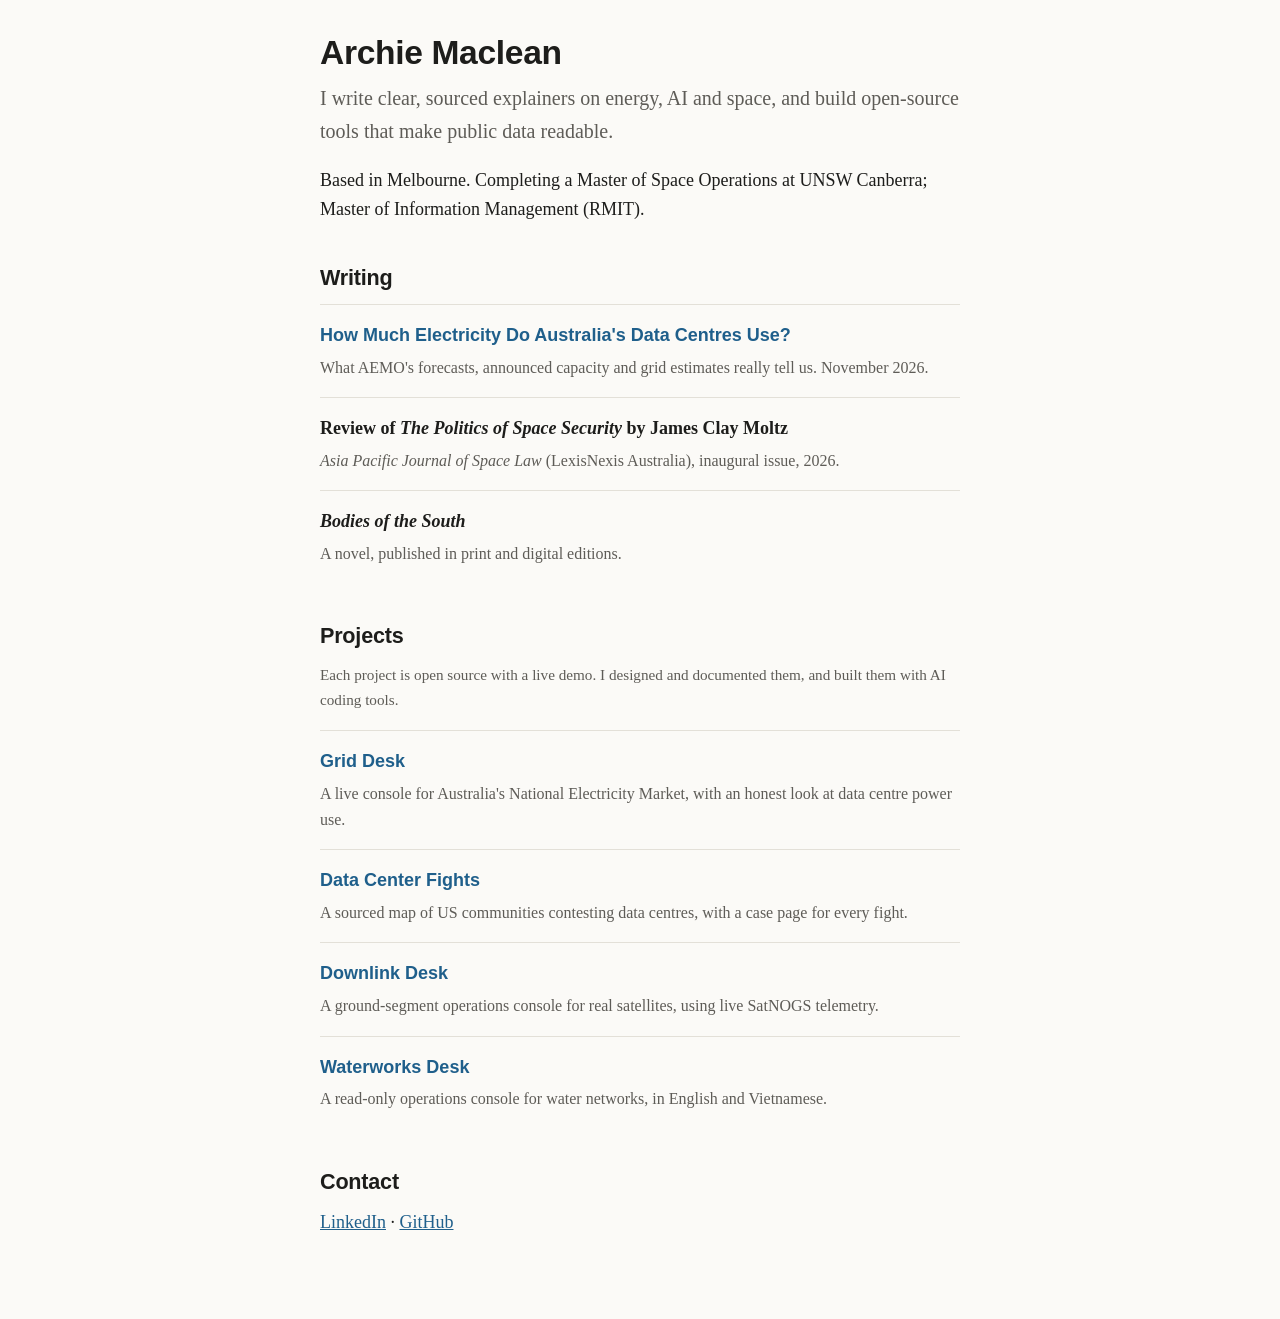
<file: index.html>
<!doctype html>
<html lang="en-AU">
<head>
<meta charset="utf-8">
<meta name="viewport" content="width=device-width, initial-scale=1">
<title>Archie Maclean: Writing and Projects</title>
<meta name="description" content="Archie Maclean writes clear, sourced explainers on energy, AI and space, and builds open-source tools on public data.">
<link rel="canonical" href="https://archer7778.github.io/">
<meta property="og:type" content="website">
<meta property="og:title" content="Archie Maclean: Writing and Projects">
<meta property="og:description" content="Clear, sourced explainers on energy, AI and space, and open-source tools built on public data.">
<meta property="og:url" content="https://archer7778.github.io/">
<link rel="stylesheet" href="assets/style.css">
<script type="application/ld+json">
{
  "@context": "https://schema.org",
  "@type": "Person",
  "name": "Archie Maclean",
  "url": "https://archer7778.github.io/",
  "jobTitle": "Writer",
  "sameAs": ["https://www.linkedin.com/in/archiemaclean-590454a8", "https://github.com/archer7778"]
}
</script>
</head>
<body>
<div class="wrap">
<header>
<h1>Archie Maclean</h1>
<p class="lede">I write clear, sourced explainers on energy, AI and space, and build open-source tools that make public data readable.</p>
<p>Based in Melbourne. Completing a Master of Space Operations at UNSW Canberra; Master of Information Management (RMIT).</p>
</header>

<h2>Writing</h2>
<ul class="card-list">
<li>
<a href="australia-data-centre-electricity/">How Much Electricity Do Australia's Data Centres Use?</a>
<p>What AEMO's forecasts, announced capacity and grid estimates really tell us. November 2026.</p>
</li>
<li>
<span><strong>Review of <em>The Politics of Space Security</em> by James Clay Moltz</strong></span>
<p><em>Asia Pacific Journal of Space Law</em> (LexisNexis Australia), inaugural issue, 2026.</p>
</li>
<li>
<span><strong><em>Bodies of the South</em></strong></span>
<p>A novel, published in print and digital editions.</p>
</li>
</ul>

<h2>Projects</h2>
<p class="note">Each project is open source with a live demo. I designed and documented them, and built them with AI coding tools.</p>
<ul class="card-list">
<li>
<a href="https://archer7778.github.io/grid-desk/">Grid Desk</a>
<p>A live console for Australia's National Electricity Market, with an honest look at data centre power use.</p>
</li>
<li>
<a href="https://archer7778.github.io/data-center-fights/">Data Center Fights</a>
<p>A sourced map of US communities contesting data centres, with a case page for every fight.</p>
</li>
<li>
<a href="https://archer7778.github.io/downlink-desk/">Downlink Desk</a>
<p>A ground-segment operations console for real satellites, using live SatNOGS telemetry.</p>
</li>
<li>
<a href="https://archer7778.github.io/waterworks-desk/">Waterworks Desk</a>
<p>A read-only operations console for water networks, in English and Vietnamese.</p>
</li>
</ul>

<h2>Contact</h2>
<p><a href="https://www.linkedin.com/in/archiemaclean-590454a8">LinkedIn</a> · <a href="https://github.com/archer7778">GitHub</a></p>
</div>
</body>
</html>
</file>
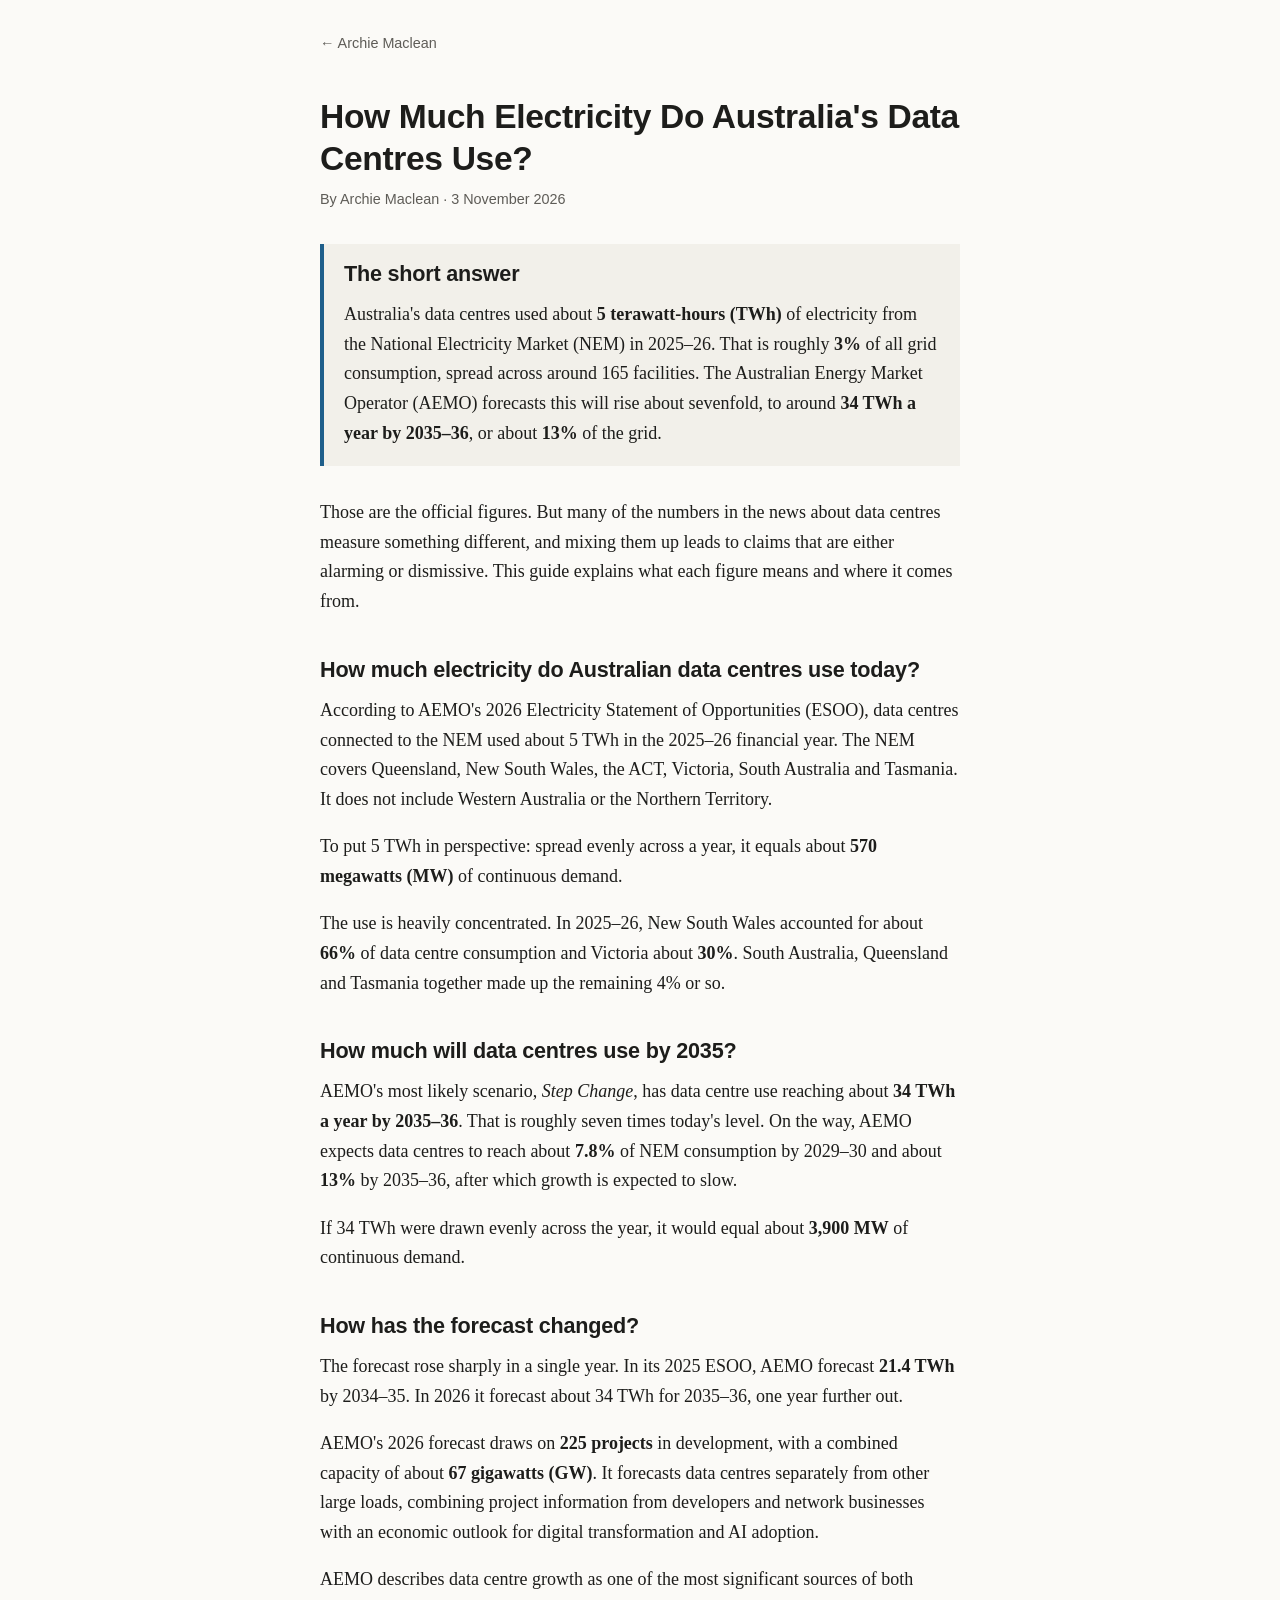
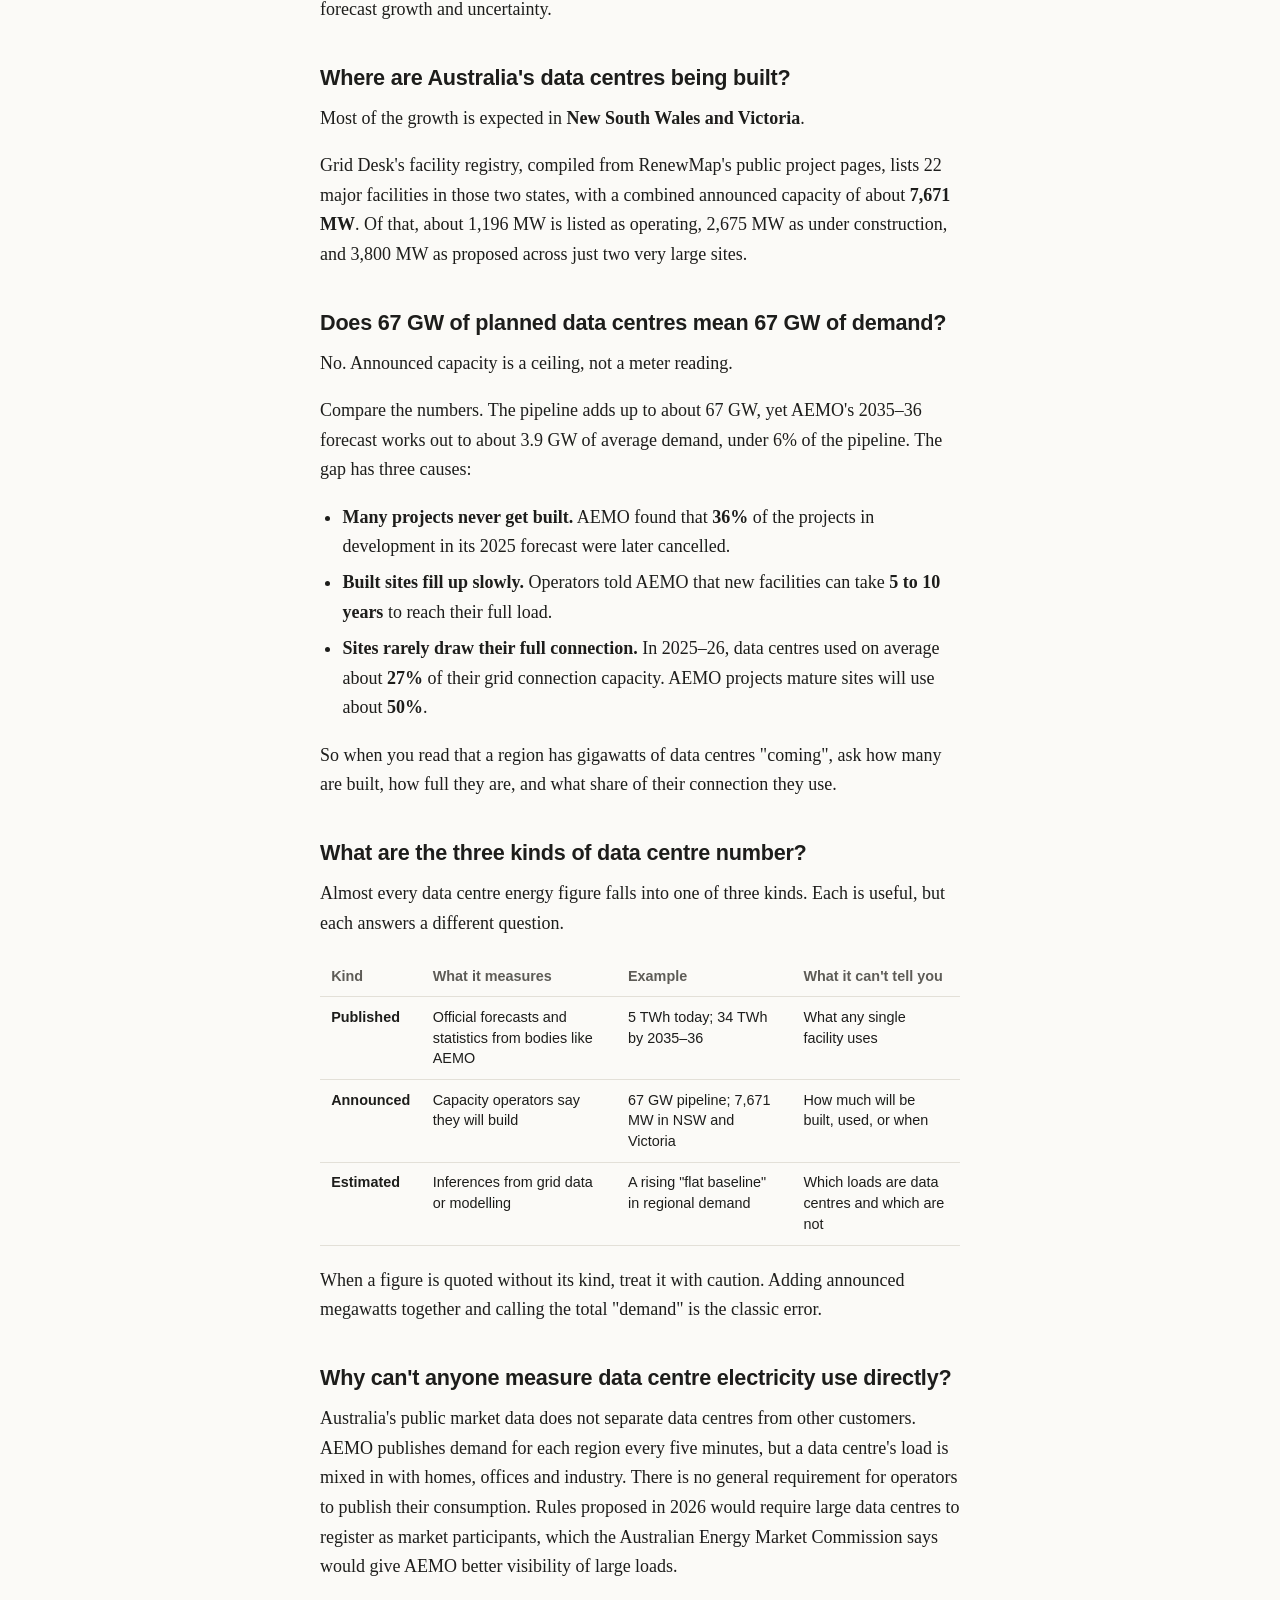
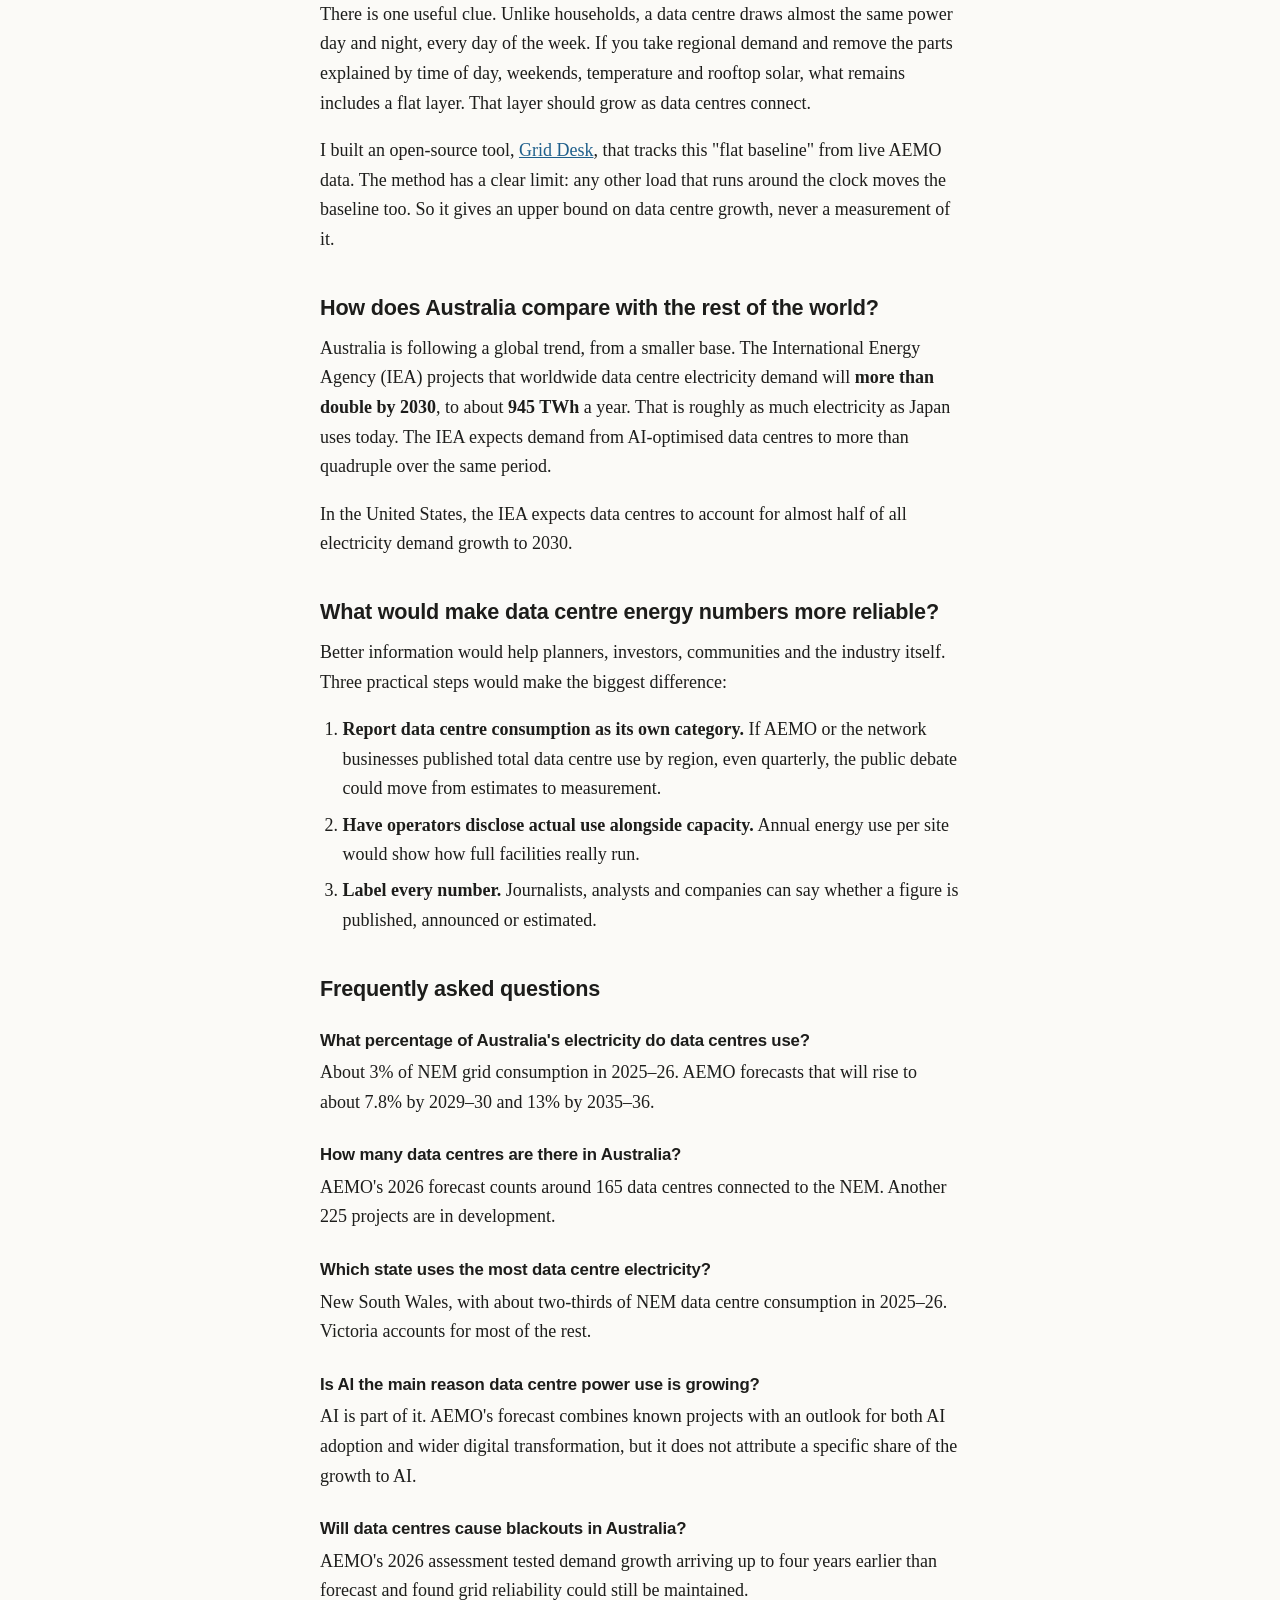
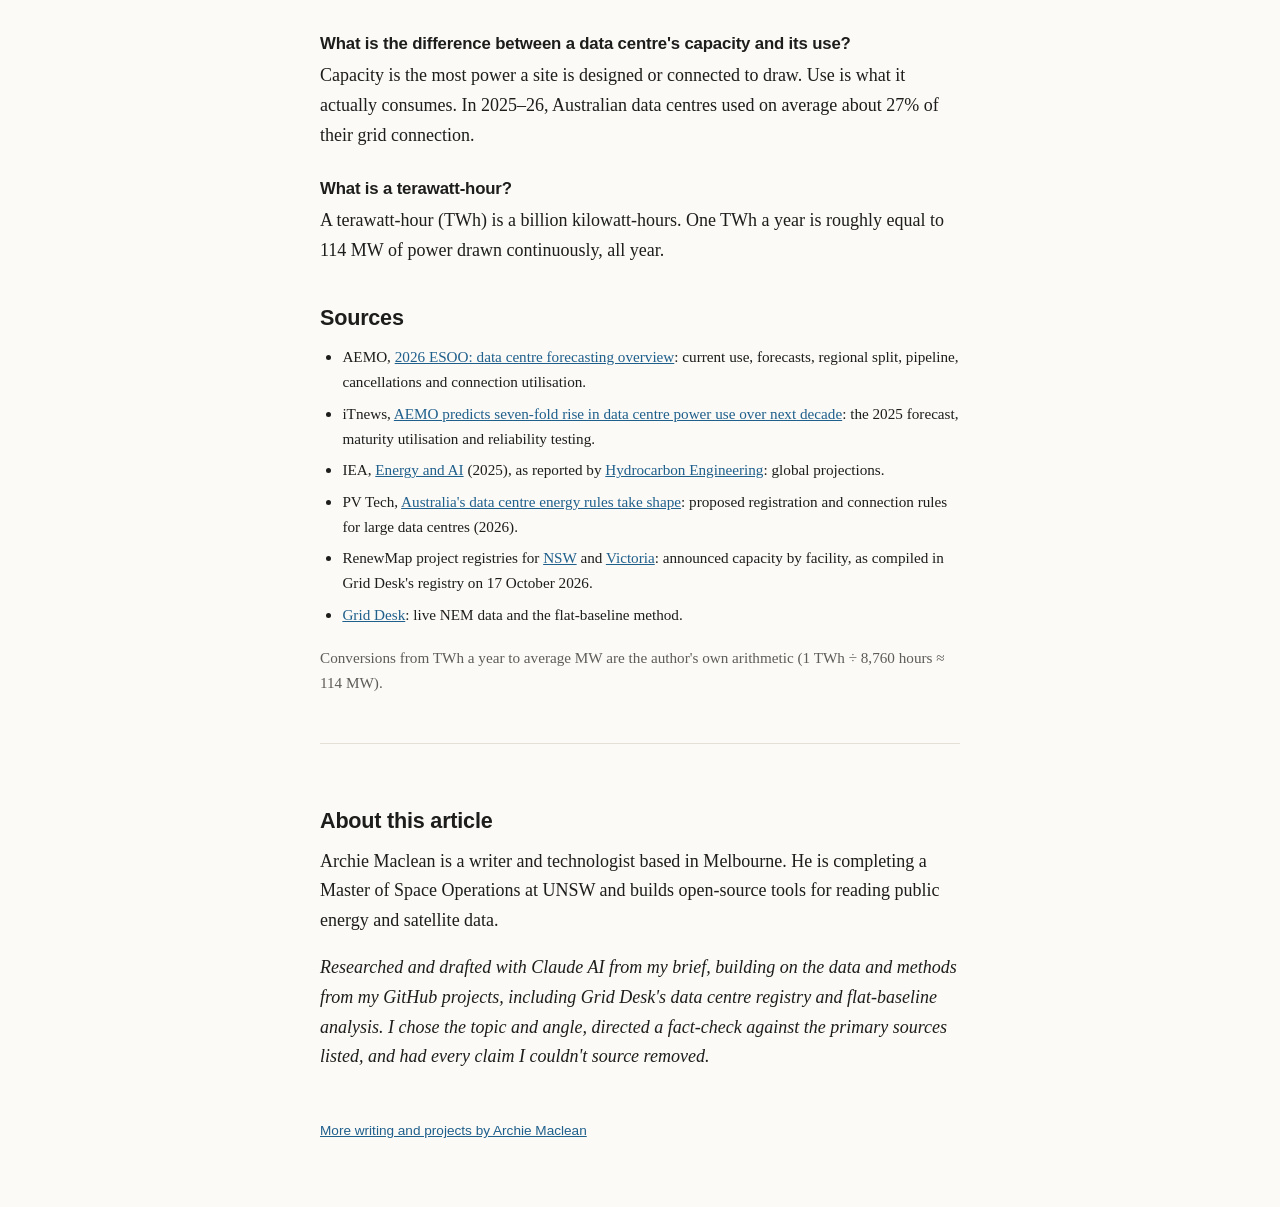
<file: australia-data-centre-electricity/index.html>
<!doctype html>
<html lang="en-AU">
<head>
<meta charset="utf-8">
<meta name="viewport" content="width=device-width, initial-scale=1">
<title>How Much Electricity Do Australia's Data Centres Use? (2026)</title>
<meta name="description" content="Australia's data centres use about 5 TWh a year, 3% of the grid. AEMO forecasts 34 TWh by 2035–36. Here's what the numbers really mean.">
<meta name="author" content="Archie Maclean">
<link rel="canonical" href="https://archer7778.github.io/australia-data-centre-electricity/">
<meta property="og:type" content="article">
<meta property="og:title" content="How Much Electricity Do Australia's Data Centres Use?">
<meta property="og:description" content="About 5 TWh a year today, 3% of the grid. AEMO forecasts 34 TWh by 2035–36. What the numbers really mean.">
<meta property="og:url" content="https://archer7778.github.io/australia-data-centre-electricity/">
<meta property="article:published_time" content="2026-11-03">
<meta property="article:author" content="Archie Maclean">
<meta name="twitter:card" content="summary">
<link rel="stylesheet" href="../assets/style.css">
<script type="application/ld+json">
{
  "@context": "https://schema.org",
  "@type": "Article",
  "headline": "How Much Electricity Do Australia's Data Centres Use?",
  "description": "Australia's data centres use about 5 TWh a year, 3% of the grid. AEMO forecasts 34 TWh by 2035–36. Here's what the numbers really mean.",
  "datePublished": "2026-11-03",
  "dateModified": "2026-11-03",
  "inLanguage": "en-AU",
  "mainEntityOfPage": "https://archer7778.github.io/australia-data-centre-electricity/",
  "author": {
    "@type": "Person",
    "name": "Archie Maclean",
    "url": "https://archer7778.github.io/",
    "sameAs": ["https://www.linkedin.com/in/archiemaclean-590454a8", "https://github.com/archer7778"]
  },
  "about": ["Data centres", "Electricity demand", "National Electricity Market", "Artificial intelligence"],
  "citation": [
    "https://www.aemo.com.au/-/media/files/electricity/nem/planning_and_forecasting/nem_esoo/2026/2026-esoo-data-centre-forecasting-overview.pdf",
    "https://www.itnews.com.au/news/aemo-predicts-seven-fold-rise-in-data-centre-power-use-over-next-decade-628396",
    "https://www.iea.org/news/ai-is-set-to-drive-surging-electricity-demand-from-data-centres-while-offering-the-potential-to-transform-how-the-energy-sector-works"
  ]
}
</script>
<script type="application/ld+json">
{
  "@context": "https://schema.org",
  "@type": "FAQPage",
  "mainEntity": [
    {"@type": "Question", "name": "What percentage of Australia's electricity do data centres use?",
     "acceptedAnswer": {"@type": "Answer", "text": "About 3% of NEM grid consumption in 2025–26. AEMO forecasts that will rise to about 7.8% by 2029–30 and 13% by 2035–36."}},
    {"@type": "Question", "name": "How many data centres are there in Australia?",
     "acceptedAnswer": {"@type": "Answer", "text": "AEMO's 2026 forecast counts around 165 data centres connected to the NEM. Another 225 projects are in development."}},
    {"@type": "Question", "name": "Which state uses the most data centre electricity?",
     "acceptedAnswer": {"@type": "Answer", "text": "New South Wales, with about two-thirds of NEM data centre consumption in 2025–26. Victoria accounts for most of the rest."}},
    {"@type": "Question", "name": "Is AI the main reason data centre power use is growing?",
     "acceptedAnswer": {"@type": "Answer", "text": "AI is part of it. AEMO's forecast combines known projects with an outlook for both AI adoption and wider digital transformation, but it does not attribute a specific share of the growth to AI."}},
    {"@type": "Question", "name": "Will data centres cause blackouts in Australia?",
     "acceptedAnswer": {"@type": "Answer", "text": "AEMO's 2026 assessment tested demand growth arriving up to four years earlier than forecast and found grid reliability could still be maintained."}},
    {"@type": "Question", "name": "What is the difference between a data centre's capacity and its use?",
     "acceptedAnswer": {"@type": "Answer", "text": "Capacity is the most power a site is designed or connected to draw. Use is what it actually consumes. In 2025–26, Australian data centres used on average about 27% of their grid connection."}},
    {"@type": "Question", "name": "What is a terawatt-hour?",
     "acceptedAnswer": {"@type": "Answer", "text": "A terawatt-hour (TWh) is a billion kilowatt-hours. One TWh a year is roughly equal to 114 MW of power drawn continuously, all year."}}
  ]
}
</script>
</head>
<body>
<div class="wrap">
<nav class="site-nav"><a href="../">← Archie Maclean</a></nav>
<article>
<h1>How Much Electricity Do Australia's Data Centres Use?</h1>
<p class="byline">By Archie Maclean · <time datetime="2026-11-03">3 November 2026</time></p>

<section class="answer">
<h2>The short answer</h2>
<p>Australia's data centres used about <strong>5 terawatt-hours (TWh)</strong> of electricity from the National Electricity Market (NEM) in 2025–26. That is roughly <strong>3%</strong> of all grid consumption, spread across around 165 facilities. The Australian Energy Market Operator (AEMO) forecasts this will rise about sevenfold, to around <strong>34 TWh a year by 2035–36</strong>, or about <strong>13%</strong> of the grid.</p>
</section>

<p>Those are the official figures. But many of the numbers in the news about data centres measure something different, and mixing them up leads to claims that are either alarming or dismissive. This guide explains what each figure means and where it comes from.</p>

<h2>How much electricity do Australian data centres use today?</h2>
<p>According to AEMO's 2026 Electricity Statement of Opportunities (ESOO), data centres connected to the NEM used about 5 TWh in the 2025–26 financial year. The NEM covers Queensland, New South Wales, the ACT, Victoria, South Australia and Tasmania. It does not include Western Australia or the Northern Territory.</p>
<p>To put 5 TWh in perspective: spread evenly across a year, it equals about <strong>570 megawatts (MW)</strong> of continuous demand.</p>
<p>The use is heavily concentrated. In 2025–26, New South Wales accounted for about <strong>66%</strong> of data centre consumption and Victoria about <strong>30%</strong>. South Australia, Queensland and Tasmania together made up the remaining 4% or so.</p>

<h2>How much will data centres use by 2035?</h2>
<p>AEMO's most likely scenario, <em>Step Change</em>, has data centre use reaching about <strong>34 TWh a year by 2035–36</strong>. That is roughly seven times today's level. On the way, AEMO expects data centres to reach about <strong>7.8%</strong> of NEM consumption by 2029–30 and about <strong>13%</strong> by 2035–36, after which growth is expected to slow.</p>
<p>If 34 TWh were drawn evenly across the year, it would equal about <strong>3,900 MW</strong> of continuous demand.</p>

<h2>How has the forecast changed?</h2>
<p>The forecast rose sharply in a single year. In its 2025 ESOO, AEMO forecast <strong>21.4 TWh</strong> by 2034–35. In 2026 it forecast about 34 TWh for 2035–36, one year further out.</p>
<p>AEMO's 2026 forecast draws on <strong>225 projects</strong> in development, with a combined capacity of about <strong>67 gigawatts (GW)</strong>. It forecasts data centres separately from other large loads, combining project information from developers and network businesses with an economic outlook for digital transformation and AI adoption.</p>
<p>AEMO describes data centre growth as one of the most significant sources of both forecast growth and uncertainty.</p>

<h2>Where are Australia's data centres being built?</h2>
<p>Most of the growth is expected in <strong>New South Wales and Victoria</strong>.</p>
<p>Grid Desk's facility registry, compiled from RenewMap's public project pages, lists 22 major facilities in those two states, with a combined announced capacity of about <strong>7,671 MW</strong>. Of that, about 1,196 MW is listed as operating, 2,675 MW as under construction, and 3,800 MW as proposed across just two very large sites.</p>

<h2>Does 67 GW of planned data centres mean 67 GW of demand?</h2>
<p>No. Announced capacity is a ceiling, not a meter reading.</p>
<p>Compare the numbers. The pipeline adds up to about 67 GW, yet AEMO's 2035–36 forecast works out to about 3.9 GW of average demand, under 6% of the pipeline. The gap has three causes:</p>
<ul>
<li><strong>Many projects never get built.</strong> AEMO found that <strong>36%</strong> of the projects in development in its 2025 forecast were later cancelled.</li>
<li><strong>Built sites fill up slowly.</strong> Operators told AEMO that new facilities can take <strong>5 to 10 years</strong> to reach their full load.</li>
<li><strong>Sites rarely draw their full connection.</strong> In 2025–26, data centres used on average about <strong>27%</strong> of their grid connection capacity. AEMO projects mature sites will use about <strong>50%</strong>.</li>
</ul>
<p>So when you read that a region has gigawatts of data centres "coming", ask how many are built, how full they are, and what share of their connection they use.</p>

<h2>What are the three kinds of data centre number?</h2>
<p>Almost every data centre energy figure falls into one of three kinds. Each is useful, but each answers a different question.</p>
<div class="table-scroll">
<table>
<thead><tr><th>Kind</th><th>What it measures</th><th>Example</th><th>What it can't tell you</th></tr></thead>
<tbody>
<tr><td><strong>Published</strong></td><td>Official forecasts and statistics from bodies like AEMO</td><td>5 TWh today; 34 TWh by 2035–36</td><td>What any single facility uses</td></tr>
<tr><td><strong>Announced</strong></td><td>Capacity operators say they will build</td><td>67 GW pipeline; 7,671 MW in NSW and Victoria</td><td>How much will be built, used, or when</td></tr>
<tr><td><strong>Estimated</strong></td><td>Inferences from grid data or modelling</td><td>A rising "flat baseline" in regional demand</td><td>Which loads are data centres and which are not</td></tr>
</tbody>
</table>
</div>
<p>When a figure is quoted without its kind, treat it with caution. Adding announced megawatts together and calling the total "demand" is the classic error.</p>

<h2>Why can't anyone measure data centre electricity use directly?</h2>
<p>Australia's public market data does not separate data centres from other customers. AEMO publishes demand for each region every five minutes, but a data centre's load is mixed in with homes, offices and industry. There is no general requirement for operators to publish their consumption. Rules proposed in 2026 would require large data centres to register as market participants, which the Australian Energy Market Commission says would give AEMO better visibility of large loads.</p>
<p>There is one useful clue. Unlike households, a data centre draws almost the same power day and night, every day of the week. If you take regional demand and remove the parts explained by time of day, weekends, temperature and rooftop solar, what remains includes a flat layer. That layer should grow as data centres connect.</p>
<p>I built an open-source tool, <a href="https://archer7778.github.io/grid-desk/">Grid Desk</a>, that tracks this "flat baseline" from live AEMO data. The method has a clear limit: any other load that runs around the clock moves the baseline too. So it gives an upper bound on data centre growth, never a measurement of it.</p>

<h2>How does Australia compare with the rest of the world?</h2>
<p>Australia is following a global trend, from a smaller base. The International Energy Agency (IEA) projects that worldwide data centre electricity demand will <strong>more than double by 2030</strong>, to about <strong>945 TWh</strong> a year. That is roughly as much electricity as Japan uses today. The IEA expects demand from AI-optimised data centres to more than quadruple over the same period.</p>
<p>In the United States, the IEA expects data centres to account for almost half of all electricity demand growth to 2030.</p>

<h2>What would make data centre energy numbers more reliable?</h2>
<p>Better information would help planners, investors, communities and the industry itself. Three practical steps would make the biggest difference:</p>
<ol>
<li><strong>Report data centre consumption as its own category.</strong> If AEMO or the network businesses published total data centre use by region, even quarterly, the public debate could move from estimates to measurement.</li>
<li><strong>Have operators disclose actual use alongside capacity.</strong> Annual energy use per site would show how full facilities really run.</li>
<li><strong>Label every number.</strong> Journalists, analysts and companies can say whether a figure is published, announced or estimated.</li>
</ol>

<section class="faq">
<h2>Frequently asked questions</h2>
<h3>What percentage of Australia's electricity do data centres use?</h3>
<p>About 3% of NEM grid consumption in 2025–26. AEMO forecasts that will rise to about 7.8% by 2029–30 and 13% by 2035–36.</p>
<h3>How many data centres are there in Australia?</h3>
<p>AEMO's 2026 forecast counts around 165 data centres connected to the NEM. Another 225 projects are in development.</p>
<h3>Which state uses the most data centre electricity?</h3>
<p>New South Wales, with about two-thirds of NEM data centre consumption in 2025–26. Victoria accounts for most of the rest.</p>
<h3>Is AI the main reason data centre power use is growing?</h3>
<p>AI is part of it. AEMO's forecast combines known projects with an outlook for both AI adoption and wider digital transformation, but it does not attribute a specific share of the growth to AI.</p>
<h3>Will data centres cause blackouts in Australia?</h3>
<p>AEMO's 2026 assessment tested demand growth arriving up to four years earlier than forecast and found grid reliability could still be maintained.</p>
<h3>What is the difference between a data centre's capacity and its use?</h3>
<p>Capacity is the most power a site is designed or connected to draw. Use is what it actually consumes. In 2025–26, Australian data centres used on average about 27% of their grid connection.</p>
<h3>What is a terawatt-hour?</h3>
<p>A terawatt-hour (TWh) is a billion kilowatt-hours. One TWh a year is roughly equal to 114 MW of power drawn continuously, all year.</p>
</section>

<h2>Sources</h2>
<ul class="sources">
<li>AEMO, <a href="https://www.aemo.com.au/-/media/files/electricity/nem/planning_and_forecasting/nem_esoo/2026/2026-esoo-data-centre-forecasting-overview.pdf">2026 ESOO: data centre forecasting overview</a>: current use, forecasts, regional split, pipeline, cancellations and connection utilisation.</li>
<li>iTnews, <a href="https://www.itnews.com.au/news/aemo-predicts-seven-fold-rise-in-data-centre-power-use-over-next-decade-628396">AEMO predicts seven-fold rise in data centre power use over next decade</a>: the 2025 forecast, maturity utilisation and reliability testing.</li>
<li>IEA, <a href="https://www.iea.org/news/ai-is-set-to-drive-surging-electricity-demand-from-data-centres-while-offering-the-potential-to-transform-how-the-energy-sector-works">Energy and AI</a> (2025), as reported by <a href="https://www.hydrocarbonengineering.com/special-reports/10042025/iea-ai-set-to-drive-surging-electricity-demand/">Hydrocarbon Engineering</a>: global projections.</li>
<li>PV Tech, <a href="https://www.pv-tech.org/australias-data-centre-energy-rules-take-shape-as-aemc-publishes-framework-and-nsw-moves-to-control-grid-access/">Australia's data centre energy rules take shape</a>: proposed registration and connection rules for large data centres (2026).</li>
<li>RenewMap project registries for <a href="https://renewmap.com.au/resources/projects/nsw/datacentre/">NSW</a> and <a href="https://renewmap.com.au/resources/projects/vic/datacentre/">Victoria</a>: announced capacity by facility, as compiled in Grid Desk's registry on 17 October 2026.</li>
<li><a href="https://archer7778.github.io/grid-desk/">Grid Desk</a>: live NEM data and the flat-baseline method.</li>
</ul>
<p class="note">Conversions from TWh a year to average MW are the author's own arithmetic (1 TWh ÷ 8,760 hours ≈ 114 MW).</p>

<section class="about">
<h2>About this article</h2>
<p>Archie Maclean is a writer and technologist based in Melbourne. He is completing a Master of Space Operations at UNSW and builds open-source tools for reading public energy and satellite data.</p>
<p><em>Researched and drafted with Claude AI from my brief, building on the data and methods from my GitHub projects, including Grid Desk's data centre registry and flat-baseline analysis. I chose the topic and angle, directed a fact-check against the primary sources listed, and had every claim I couldn't source removed.</em></p>
</section>
</article>
<footer><a href="../">More writing and projects by Archie Maclean</a></footer>
</div>
</body>
</html>
</file>
<file: assets/style.css>
:root {
  --bg: #fbfaf7;
  --text: #1d1d1b;
  --muted: #5e5c57;
  --rule: #e3e0d8;
  --accent: #1f5f8b;
  --panel: #f2f0ea;
  --serif: "Iowan Old Style", "Palatino Linotype", Palatino, Georgia, serif;
  --sans: -apple-system, BlinkMacSystemFont, "Segoe UI", Roboto, "Helvetica Neue", Arial, sans-serif;
}
@media (prefers-color-scheme: dark) {
  :root {
    --bg: #141413;
    --text: #ecebe6;
    --muted: #a8a59c;
    --rule: #34332f;
    --accent: #7db4dc;
    --panel: #1e1e1c;
  }
}
* { box-sizing: border-box; }
html { -webkit-text-size-adjust: 100%; }
body {
  margin: 0;
  background: var(--bg);
  color: var(--text);
  font-family: var(--serif);
  font-size: 1.125rem;
  line-height: 1.65;
}
.wrap { max-width: 42rem; margin: 0 auto; padding: 2rem 1rem 4rem; }
.site-nav { font-family: var(--sans); font-size: 0.9rem; margin-bottom: 2.5rem; }
.site-nav a { color: var(--muted); text-decoration: none; }
.site-nav a:hover { color: var(--accent); }
h1, h2, h3 { font-family: var(--sans); line-height: 1.25; letter-spacing: -0.01em; }
h1 { font-size: 2.1rem; margin: 0 0 0.5rem; }
h2 { font-size: 1.35rem; margin: 2.5rem 0 0.75rem; }
h3 { font-size: 1.05rem; margin: 1.75rem 0 0.4rem; }
p { margin: 0 0 1.1rem; }
a { color: var(--accent); }
.byline { font-family: var(--sans); color: var(--muted); font-size: 0.9rem; margin-bottom: 2rem; }
.answer {
  background: var(--panel);
  border-left: 4px solid var(--accent);
  padding: 1.1rem 1.25rem;
  margin: 0 0 2rem;
}
.answer h2 { margin-top: 0; }
.answer p:last-child { margin-bottom: 0; }
ul, ol { padding-left: 1.4rem; margin: 0 0 1.1rem; }
li { margin-bottom: 0.4rem; }
.table-scroll { overflow-x: auto; margin: 0 0 1.25rem; }
table { border-collapse: collapse; width: 100%; font-family: var(--sans); font-size: 0.9rem; line-height: 1.45; }
th, td { text-align: left; vertical-align: top; padding: 0.6rem 0.7rem; border-bottom: 1px solid var(--rule); }
th { color: var(--muted); font-weight: 600; }
.faq h3 { font-family: var(--sans); }
.sources li, .note { font-size: 0.95rem; }
.note { color: var(--muted); }
.about { border-top: 1px solid var(--rule); margin-top: 3rem; padding-top: 1.5rem; }
footer { font-family: var(--sans); font-size: 0.85rem; color: var(--muted); margin-top: 3rem; }
.card-list { list-style: none; padding: 0; }
.card-list li { border-top: 1px solid var(--rule); padding: 1rem 0; margin: 0; }
.card-list a { font-family: var(--sans); font-weight: 600; text-decoration: none; }
.card-list a:hover { text-decoration: underline; }
.card-list p { margin: 0.25rem 0 0; color: var(--muted); font-size: 1rem; }
.lede { font-size: 1.25rem; color: var(--muted); }
@media (max-width: 480px) {
  body { font-size: 1.05rem; }
  h1 { font-size: 1.7rem; }
}
</file>
